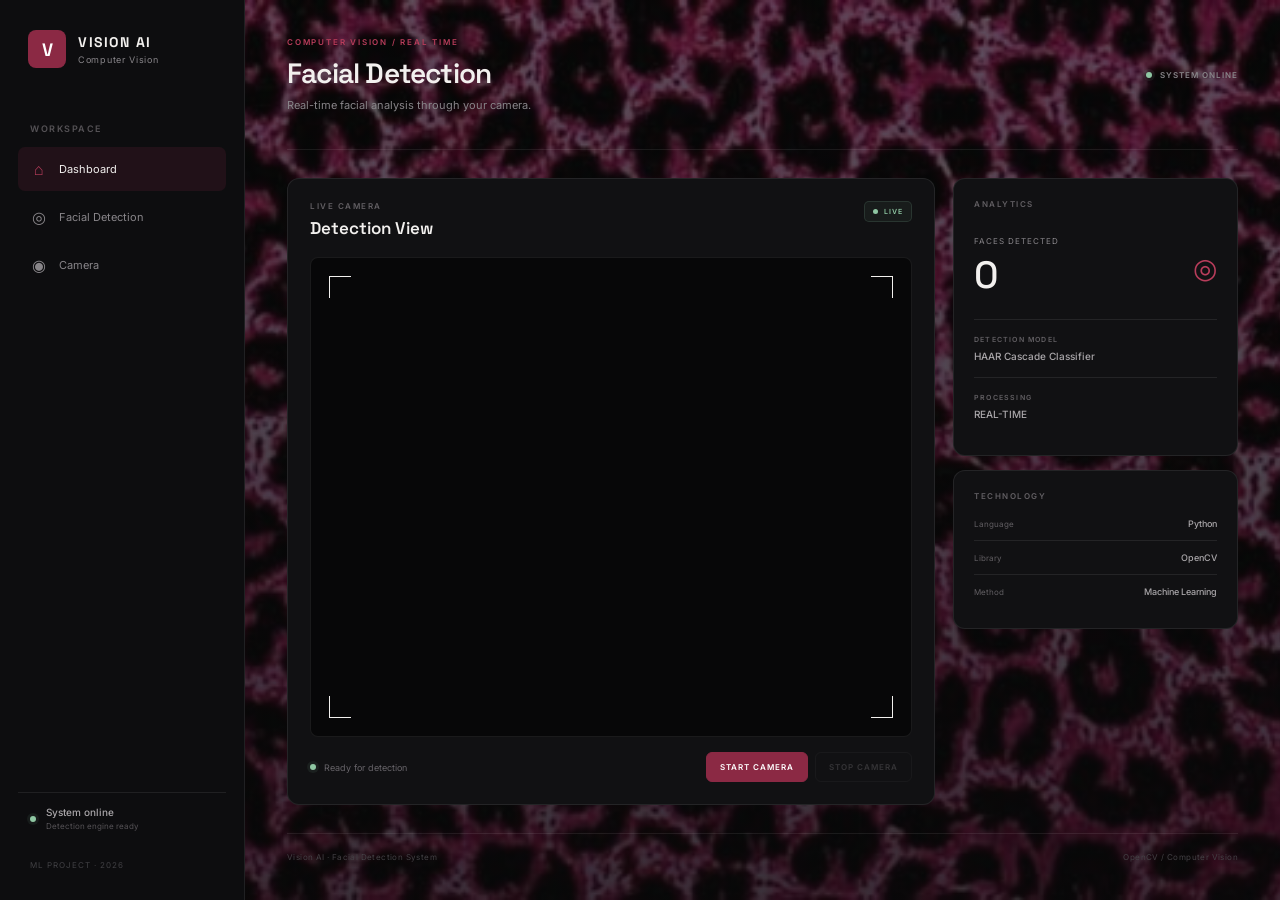
<file: py_img/public/index.html>
<!DOCTYPE html>
<html lang="es">

<head>
    <meta charset="UTF-8">
    <meta name="viewport" content="width=device-width, initial-scale=1.0">

    <title>Vision AI | Facial Detection</title>

    <link rel="stylesheet" href="style.css">
</head>

<body>

    <div class="app">

        <!-- =========================
             SIDEBAR
        ========================== -->
        <aside class="sidebar">

            <div class="brand">

                <div class="brand-mark">
                    V
                </div>

                <div>
                    <div class="brand-name">
                        VISION AI
                    </div>

                    <div class="brand-subtitle">
                        Computer Vision
                    </div>
                </div>

            </div>


            <div class="sidebar-section">

                <span class="sidebar-label">
                    WORKSPACE
                </span>


                <button
                    class="nav-item active"
                    type="button"
                >
                    <span class="nav-icon">
                        ⌂
                    </span>

                    <span>
                        Dashboard
                    </span>
                </button>


                <button
                    class="nav-item"
                    id="btnModeUpload"
                    type="button"
                >
                    <span class="nav-icon">
                        ◎
                    </span>

                    <span>
                        Facial Detection
                    </span>
                </button>


                <button
                    class="nav-item"
                    id="btnModeCamera"
                    type="button"
                >
                    <span class="nav-icon">
                        ◉
                    </span>

                    <span>
                        Camera
                    </span>
                </button>

            </div>


            <div class="sidebar-bottom">

                <div class="system-status">

                    <span class="status-dot"></span>

                    <div>

                        <strong>
                            System online
                        </strong>

                        <small>
                            Detection engine ready
                        </small>

                    </div>

                </div>


                <div class="version">
                    ML PROJECT · 2026
                </div>

            </div>

        </aside>


        <!-- =========================
             MAIN
        ========================== -->
        <main class="main-content">


            <!-- TOPBAR -->
            <header class="topbar">

                <div>

                    <span class="eyebrow">
                        COMPUTER VISION / REAL TIME
                    </span>

                    <h1>
                        Facial Detection
                    </h1>

                    <p>
                        Real-time facial analysis through your camera.
                    </p>

                </div>


                <div class="online-indicator">

                    <span class="status-dot"></span>

                    SYSTEM ONLINE

                </div>

            </header>


            <!-- =========================
                 WORKSPACE
            ========================== -->
            <section class="workspace">


                <!-- =========================
                     MAIN CAMERA CARD
                ========================== -->
                <div class="camera-card">


                    <div class="card-header">

                        <div>

                            <span class="section-label">
                                LIVE CAMERA
                            </span>

                            <h2>
                                Detection View
                            </h2>

                        </div>


                        <span class="live-badge">

                            <span></span>

                            LIVE

                        </span>

                    </div>


                    <!-- =========================
                         CAMERA SECTION
                    ========================== -->
                    <section
                        id="sectionCamera"
                        class="mode-section"
                    >

                        <div class="camera-container">


                            <video
                                id="webcam"
                                autoplay
                                playsinline
                                muted
                            ></video>


                            <canvas
                                id="canvasFrame"
                                width="400"
                                height="300"
                            ></canvas>


                            <div
                                id="cameraPlaceholder"
                                class="camera-placeholder"
                            >

                                <div class="placeholder-icon">
                                    ◉
                                </div>

                                <p>
                                    Camera feed inactive
                                </p>

                                <small>
                                    Start the camera to begin detection
                                </small>

                            </div>


                            <!-- DECORACIÓN DE ESQUINAS -->

                            <div class="corner corner-tl"></div>

                            <div class="corner corner-tr"></div>

                            <div class="corner corner-bl"></div>

                            <div class="corner corner-br"></div>


                            <!-- RESULTADO DEL BACKEND -->

                            <img
                                id="imgResult"
                                class="result-image d-none"
                                alt="Resultado de detección"
                            >

                        </div>


                        <!-- CONTROLES DE CÁMARA -->

                        <div class="camera-footer">


                            <div class="camera-status">

                                <span class="status-dot"></span>

                                <span>
                                    Ready for detection
                                </span>

                            </div>


                            <div class="camera-controls">


                                <button
                                    id="btnStartCamera"
                                    class="primary-button"
                                    type="button"
                                >
                                    START CAMERA
                                </button>


                                <button
                                    id="btnToggleCamera"
                                    class="secondary-button"
                                    type="button"
                                    style="display: none;"
                                >
                                    SWITCH CAMERA
                                </button>


                                <button
                                    id="btnStopCamera"
                                    class="secondary-button"
                                    type="button"
                                    disabled
                                >
                                    STOP CAMERA
                                </button>

                            </div>

                        </div>

                    </section>


                    <!-- =========================
                         UPLOAD SECTION
                    ========================== -->
                    <section
                        id="sectionUpload"
                        class="mode-section d-none"
                    >


                        <div
                            id="dropZone"
                            class="upload-zone"
                        >


                            <input
                                id="fileInput"
                                class="drop-zone-input"
                                type="file"
                                accept="image/*"
                            >


                            <div class="upload-content">


                                <div class="upload-icon">
                                    ↑
                                </div>


                                <h3>
                                    Upload an image
                                </h3>


                                <p>
                                    Drag and drop an image here
                                    or click to browse
                                </p>


                                <span>
                                    JPG, PNG or JPEG
                                </span>

                            </div>

                        </div>


                        <button
                            id="btnProcess"
                            class="primary-button process-button"
                            type="button"
                            disabled
                        >
                            DETECT FACES
                        </button>


                        <!-- RESULTADOS DE IMAGEN -->

                        <div class="upload-results">


                            <!-- ORIGINAL -->

                            <div
                                id="boxOriginal"
                                class="image-panel"
                            >

                                <div class="panel-title">
                                    ORIGINAL IMAGE
                                </div>


                                <div class="image-wrapper">

                                    <img
                                        id="imgOriginal"
                                        class="d-none"
                                        alt="Imagen original"
                                    >

                                </div>

                            </div>


                            <!-- RESULTADO -->

                            <div class="image-panel">

                                <div class="panel-title">
                                    DETECTION RESULT
                                </div>


                                <div class="image-wrapper">

                                    <img
                                        id="uploadResult"
                                        alt="Resultado de detección"
                                    >

                                </div>

                            </div>

                        </div>

                    </section>


                    <!-- =========================
                         LOADER
                    ========================== -->
                    <div
                        id="loader"
                        class="loader d-none"
                    >

                        <div class="loader-spinner"></div>

                        <span>
                            Processing image...
                        </span>

                    </div>

                </div>


                <!-- =========================
                     ANALYTICS
                ========================== -->
                <aside class="analytics">


                    <!-- DETECTION INFO -->

                    <div class="analytics-card">

                        <span class="section-label">
                            ANALYTICS
                        </span>


                        <div class="face-stat">


                            <div>

                                <span class="stat-label">
                                    FACES DETECTED
                                </span>


                                <strong id="faceCount">
                                    0
                                </strong>

                            </div>


                            <div class="stat-symbol">
                                ◎
                            </div>

                        </div>


                        <div class="metric">

                            <span>
                                DETECTION MODEL
                            </span>

                            <strong>
                                HAAR Cascade Classifier
                            </strong>

                        </div>


                        <div class="metric">

                            <span>
                                PROCESSING
                            </span>

                            <strong>
                                REAL-TIME
                            </strong>

                        </div>

                    </div>


                    <!-- TECHNOLOGY -->

                    <div class="analytics-card technology">

                        <span class="section-label">
                            TECHNOLOGY
                        </span>


                        <div class="tech-row">

                            <span>
                                Language
                            </span>

                            <strong>
                                Python
                            </strong>

                        </div>


                        <div class="tech-row">

                            <span>
                                Library
                            </span>

                            <strong>
                                OpenCV
                            </strong>

                        </div>


                        <div class="tech-row">

                            <span>
                                Method
                            </span>

                            <strong>
                                Machine Learning
                            </strong>

                        </div>

                    </div>


                    <!-- =========================
                         METRICS
                    ========================== -->

                    <div
                        id="metricsZone"
                        class="metrics-zone d-none"
                    >

                        <div class="metrics-title">
                            DETECTION RESULT
                        </div>


                        <p>
                            Faces detected in the current frame:
                        </p>


                        <strong id="metricsFaceCount">
                            0
                        </strong>

                    </div>

                </aside>

            </section>


            <!-- =========================
                 FOOTER
            ========================== -->
            <footer class="footer">

                <span>
                    Vision AI · Facial Detection System
                </span>


                <span>
                    OpenCV / Computer Vision
                </span>

            </footer>

        </main>

    </div>


    <!-- JAVASCRIPT -->

    <script src="script.js"></script>

</body>

</html>
</file>
<file: py_img/public/style.css>
@import url('https://fonts.googleapis.com/css2?family=Inter:wght@400;500;600;700&family=Space+Grotesk:wght@500;600;700&display=swap');


:root {
    --background: #09090a;
    --sidebar: #0d0d0f;
    --surface: #111113;
    --surface-light: #171719;
    --surface-hover: #1c1c1f;

    --border: rgba(255, 255, 255, 0.08);
    --border-light: rgba(255, 255, 255, 0.12);

    --text: #f2f0ee;
    --muted: #888589;
    --muted-light: #aaa7aa;

    --accent: #8b2944;
    --accent-light: #b83d5b;

    --success: #8fc7a3;

    --radius: 12px;
}


* {
    margin: 0;
    padding: 0;
    box-sizing: border-box;
}


html {
    min-height: 100%;
}


body {
    min-height: 100vh;

    background:
        linear-gradient(
            rgba(9, 9, 10, 0.65),
            rgba(9, 9, 10, 0.80)
        ),
        url("./wallpaper.jpg") center center / cover fixed no-repeat;

    color: var(--text);
    font-family: "Inter", sans-serif;
}


/* =========================
   APP
========================= */

.app {
    min-height: 100vh;
    display: flex;
}


/* =========================
   SIDEBAR
========================= */

.sidebar {
    width: 245px;
    min-height: 100vh;

    position: fixed;
    left: 0;
    top: 0;
    bottom: 0;

    display: flex;
    flex-direction: column;

    padding: 30px 18px;

    background: var(--sidebar);
    border-right: 1px solid var(--border);
}


/* BRAND */

.brand {
    display: flex;
    align-items: center;
    gap: 12px;

    padding: 0 10px;
    margin-bottom: 55px;
}


.brand-mark {
    width: 38px;
    height: 38px;

    display: flex;
    align-items: center;
    justify-content: center;

    background: var(--accent);

    color: white;

    font-family: "Space Grotesk", sans-serif;
    font-size: 18px;
    font-weight: 700;

    border-radius: 8px;
}


.brand-name {
    font-family: "Space Grotesk", sans-serif;

    font-size: 14px;
    font-weight: 700;

    letter-spacing: 1.5px;
}


.brand-subtitle {
    margin-top: 3px;

    color: var(--muted);

    font-size: 9px;
    letter-spacing: 0.7px;
}


/* SIDEBAR NAV */

.sidebar-section {
    display: flex;
    flex-direction: column;
}


.sidebar-label {
    margin: 0 12px 13px;

    color: #555256;

    font-size: 9px;
    font-weight: 600;

    letter-spacing: 1.5px;
}


.nav-item {
    width: 100%;

    display: flex;
    align-items: center;

    gap: 12px;

    padding: 12px;

    margin-bottom: 4px;

    border: 0;
    border-radius: 7px;

    background: transparent;

    color: var(--muted);

    font-family: "Inter", sans-serif;
    font-size: 11px;

    text-align: left;

    cursor: pointer;

    transition: all 0.2s ease;
}


.nav-item:hover {
    background: var(--surface-light);
    color: var(--text);
}


.nav-item.active {
    background: rgba(139, 41, 68, 0.16);
    color: var(--text);
}


.nav-icon {
    width: 17px;

    color: var(--muted);

    font-size: 16px;

    text-align: center;
}


.nav-item.active .nav-icon {
    color: var(--accent-light);
}


/* SIDEBAR BOTTOM */

.sidebar-bottom {
    margin-top: auto;
}


.system-status {
    display: flex;
    align-items: center;

    gap: 10px;

    padding: 13px 12px;

    border-top: 1px solid var(--border);
}


.status-dot {
    width: 6px;
    height: 6px;

    flex-shrink: 0;

    background: var(--success);

    border-radius: 50%;

    box-shadow:
        0 0 0 3px rgba(143, 199, 163, 0.08);
}


.system-status strong {
    display: block;

    color: var(--muted-light);

    font-size: 10px;
    font-weight: 500;
}


.system-status small {
    display: block;

    margin-top: 3px;

    color: #555256;

    font-size: 8px;
}


.version {
    margin-top: 16px;
    padding: 0 12px;

    color: #414044;

    font-size: 8px;
    letter-spacing: 1px;
}


/* =========================
   MAIN
========================= */

.main-content {
    width: calc(100% - 245px);

    min-height: 100vh;

    margin-left: 245px;

    padding: 0 42px;
}


/* =========================
   TOPBAR
========================= */

.topbar {
    min-height: 150px;

    display: flex;
    align-items: center;
    justify-content: space-between;

    border-bottom: 1px solid var(--border);
}


.eyebrow {
    display: block;

    margin-bottom: 8px;

    color: var(--accent-light);

    font-size: 8px;
    font-weight: 600;

    letter-spacing: 1.8px;
}


.topbar h1 {
    font-family: "Space Grotesk", sans-serif;

    font-size: 28px;
    font-weight: 600;

    letter-spacing: -0.8px;
}


.topbar p {
    margin-top: 7px;

    color: var(--muted);

    font-size: 11px;
}


.online-indicator {
    display: flex;
    align-items: center;

    gap: 8px;

    color: var(--muted);

    font-size: 8px;
    font-weight: 600;

    letter-spacing: 1px;
}


/* =========================
   WORKSPACE
========================= */

.workspace {
    display: grid;

    grid-template-columns: minmax(0, 1fr) 285px;

    gap: 18px;

    padding: 28px 0;
}


/* =========================
   CARDS
========================= */

.camera-card,
.analytics-card {
    background: var(--surface);

    border: 1px solid var(--border);

    border-radius: var(--radius);
}


.camera-card {
    padding: 22px;
}


.card-header {
    display: flex;
    align-items: flex-start;
    justify-content: space-between;

    margin-bottom: 18px;
}


.section-label {
    display: block;

    margin-bottom: 6px;

    color: #625f63;

    font-size: 8px;
    font-weight: 600;

    letter-spacing: 1.5px;
}


.card-header h2 {
    font-family: "Space Grotesk", sans-serif;

    font-size: 17px;
    font-weight: 600;
}


.live-badge {
    display: flex;
    align-items: center;

    gap: 6px;

    padding: 5px 8px;

    background: rgba(143, 199, 163, 0.06);

    border: 1px solid rgba(143, 199, 163, 0.15);

    border-radius: 5px;

    color: var(--success);

    font-size: 7px;
    font-weight: 600;

    letter-spacing: 1px;
}


.live-badge span {
    width: 5px;
    height: 5px;

    background: var(--success);

    border-radius: 50%;
}


/* =========================
   CAMERA
========================= */

.camera-container {
    position: relative;

    width: 100%;
    min-height: 480px;

    display: flex;
    align-items: center;
    justify-content: center;

    overflow: hidden;

    background: #070708;

    border: 1px solid var(--border);

    border-radius: 8px;
}


#webcam {
    display: block;

    width: 100%;
    max-height: 500px;

    object-fit: contain;

    background: #070708;
}


#canvasFrame {
    display: none;
}


.camera-placeholder {
    position: absolute;

    inset: 0;

    display: flex;
    flex-direction: column;
    align-items: center;
    justify-content: center;

    pointer-events: none;

    background: rgba(7, 7, 8, 0.88);
}


.placeholder-icon {
    width: 44px;
    height: 44px;

    display: flex;
    align-items: center;
    justify-content: center;

    margin-bottom: 13px;

    background: var(--surface-light);

    border: 1px solid var(--border);

    border-radius: 50%;

    color: var(--muted);

    font-size: 18px;
}


.camera-placeholder p {
    color: var(--muted-light);

    font-size: 11px;
}


.camera-placeholder small {
    margin-top: 6px;

    color: #555256;

    font-size: 9px;
}


/* Hide placeholder once camera is active */

#webcam:not([src=""]) + #canvasFrame + .camera-placeholder {
    opacity: 0;
}


/* CORNERS */

.corner {
    position: absolute;

    width: 22px;
    height: 22px;

    border-color: rgba(255, 255, 255, 0.25);

    pointer-events: none;
}


.corner-tl {
    top: 18px;
    left: 18px;

    border-top: 1px solid;
    border-left: 1px solid;
}


.corner-tr {
    top: 18px;
    right: 18px;

    border-top: 1px solid;
    border-right: 1px solid;
}


.corner-bl {
    bottom: 18px;
    left: 18px;

    border-bottom: 1px solid;
    border-left: 1px solid;
}


.corner-br {
    bottom: 18px;
    right: 18px;

    border-bottom: 1px solid;
    border-right: 1px solid;
}


/* RESULT */

.result-image {
    position: absolute;

    inset: 0;

    width: 100%;
    height: 100%;

    object-fit: contain;

    background: #070708;
}


/* =========================
   CAMERA FOOTER
========================= */

.camera-footer {
    display: flex;
    align-items: center;
    justify-content: space-between;

    padding-top: 15px;
}


.camera-status {
    display: flex;
    align-items: center;

    gap: 8px;

    color: #676469;

    font-size: 9px;
}


.camera-controls {
    display: flex;
    gap: 7px;
}


/* BUTTONS */

.primary-button,
.secondary-button {
    border-radius: 6px;

    padding: 9px 13px;

    font-family: "Inter", sans-serif;

    font-size: 8px;
    font-weight: 600;

    letter-spacing: 1px;

    cursor: pointer;

    transition: all 0.2s ease;
}


.primary-button {
    border: 1px solid var(--accent);

    background: var(--accent);

    color: white;
}


.primary-button:hover {
    background: var(--accent-light);

    border-color: var(--accent-light);
}


.primary-button:disabled {
    opacity: 0.35;

    cursor: not-allowed;
}


.secondary-button {
    border: 1px solid var(--border-light);

    background: transparent;

    color: var(--muted);
}


.secondary-button:hover {
    background: var(--surface-light);

    color: var(--text);
}


.secondary-button:disabled {
    opacity: 0.3;

    cursor: not-allowed;
}


/* =========================
   ANALYTICS
========================= */

.analytics {
    display: flex;
    flex-direction: column;

    gap: 14px;
}


.analytics-card {
    padding: 20px;
}


.face-stat {
    display: flex;
    align-items: center;
    justify-content: space-between;

    padding: 20px 0;

    margin-top: 7px;

    border-bottom: 1px solid var(--border);
}


.stat-label {
    display: block;

    color: var(--muted);

    font-size: 8px;
    letter-spacing: 1px;
}


.face-stat strong {
    display: block;

    margin-top: 5px;

    font-family: "Space Grotesk", sans-serif;

    font-size: 38px;
    font-weight: 500;

    color: var(--text);
}


.stat-symbol {
    color: var(--accent-light);

    font-size: 28px;
}


.metric {
    display: flex;
    flex-direction: column;

    gap: 6px;

    padding: 15px 0;

    border-bottom: 1px solid var(--border);
}


.metric:last-child {
    border-bottom: 0;
}


.metric span {
    color: #625f63;

    font-size: 7px;
    font-weight: 600;

    letter-spacing: 1.2px;
}


.metric strong {
    color: var(--muted-light);

    font-size: 10px;
    font-weight: 500;
}


/* TECHNOLOGY */

.tech-row {
    display: flex;
    align-items: center;
    justify-content: space-between;

    padding: 11px 0;

    border-bottom: 1px solid var(--border);
}


.tech-row:last-child {
    border-bottom: 0;
}


.tech-row span {
    color: #625f63;

    font-size: 8px;
}


.tech-row strong {
    color: var(--muted-light);

    font-size: 9px;

    font-weight: 500;
}


/* =========================
   UPLOAD
========================= */

.upload-zone {
    position: relative;

    min-height: 260px;

    display: flex;
    align-items: center;
    justify-content: center;

    background: var(--surface-light);

    border: 1px dashed rgba(255, 255, 255, 0.14);

    border-radius: 8px;

    cursor: pointer;

    transition: all 0.2s ease;
}


.upload-zone:hover {
    border-color: var(--accent-light);

    background: rgba(139, 41, 68, 0.07);
}


.drop-zone-input {
    position: absolute;

    inset: 0;

    width: 100%;
    height: 100%;

    opacity: 0;

    cursor: pointer;

    z-index: 10;
}


.upload-content {
    text-align: center;

    pointer-events: none;
}


.upload-icon {
    width: 40px;
    height: 40px;

    display: flex;
    align-items: center;
    justify-content: center;

    margin: 0 auto 12px;

    border: 1px solid var(--border-light);

    border-radius: 50%;

    color: var(--muted);

    font-size: 18px;
}


.upload-content h3 {
    font-family: "Space Grotesk", sans-serif;

    font-size: 15px;

    font-weight: 500;
}


.upload-content p {
    margin-top: 6px;

    color: var(--muted);

    font-size: 9px;
}


.upload-content span {
    display: block;

    margin-top: 9px;

    color: #4e4b4f;

    font-size: 8px;
}


.process-button {
    margin-top: 12px;
}


/* UPLOAD RESULTS */

.upload-results {
    display: grid;

    grid-template-columns: 1fr 1fr;

    gap: 12px;

    margin-top: 18px;
}


.image-panel {
    padding: 12px;

    background: var(--surface-light);

    border: 1px solid var(--border);

    border-radius: 8px;
}


.panel-title {
    margin-bottom: 9px;

    color: #625f63;

    font-size: 7px;
    font-weight: 600;

    letter-spacing: 1px;
}


.image-wrapper {
    min-height: 220px;

    display: flex;
    align-items: center;
    justify-content: center;

    background: #080809;

    border-radius: 5px;

    overflow: hidden;
}


.image-wrapper img {
    max-width: 100%;
    max-height: 350px;

    object-fit: contain;
}


/* =========================
   METRICS
========================= */

.metrics-zone {
    margin-top: 15px;

    padding: 15px;

    background: rgba(143, 199, 163, 0.06);

    border: 1px solid rgba(143, 199, 163, 0.15);

    border-radius: 8px;
}


.metrics-title {
    color: var(--success);

    font-size: 8px;
    font-weight: 600;

    letter-spacing: 1px;
}


.metrics-zone p {
    margin-top: 5px;

    color: var(--muted);

    font-size: 9px;
}


.metrics-zone strong {
    display: block;

    margin-top: 5px;

    color: var(--text);

    font-size: 20px;
}


/* =========================
   LOADER
========================= */

.loader {
    display: flex;
    align-items: center;
    justify-content: center;

    gap: 9px;

    padding: 15px;

    color: var(--muted);

    font-size: 9px;
}


.loader-spinner {
    width: 14px;
    height: 14px;

    border: 2px solid var(--border-light);
    border-top-color: var(--accent-light);

    border-radius: 50%;

    animation: spin 0.8s linear infinite;
}


@keyframes spin {
    to {
        transform: rotate(360deg);
    }
}


/* =========================
   FOOTER
========================= */

.footer {
    display: flex;
    align-items: center;
    justify-content: space-between;

    padding: 18px 0 25px;

    border-top: 1px solid var(--border);

    color: #444145;

    font-size: 8px;
    letter-spacing: 0.4px;
}


/* =========================
   UTILITY
========================= */

.d-none {
    display: none !important;
}


/* =========================
   RESPONSIVE
========================= */

@media (max-width: 1050px) {

    .workspace {
        grid-template-columns: 1fr;
    }

    .analytics {
        display: grid;

        grid-template-columns: 1fr 1fr;
    }

}


@media (max-width: 800px) {

    .sidebar {
        width: 190px;
    }

    .main-content {
        width: calc(100% - 190px);

        margin-left: 190px;

        padding: 0 22px;
    }

    .topbar {
        min-height: 130px;
    }

    .online-indicator {
        display: none;
    }

}


@media (max-width: 650px) {

    .app {
        display: block;
    }

    .sidebar {
        position: relative;

        width: 100%;
        min-height: auto;

        padding: 18px;

        border-right: 0;
        border-bottom: 1px solid var(--border);
    }

    .brand {
        margin-bottom: 20px;
    }

    .sidebar-section {
        display: grid;

        grid-template-columns: repeat(3, 1fr);

        gap: 5px;
    }

    .sidebar-label {
        grid-column: 1 / -1;
    }

    .sidebar-bottom {
        display: none;
    }

    .main-content {
        width: 100%;

        margin-left: 0;

        padding: 0 15px;
    }

    .topbar {
        min-height: 120px;
    }

    .topbar h1 {
        font-size: 24px;
    }

    .workspace {
        padding-top: 20px;
    }

    .camera-card {
        padding: 15px;
    }

    .camera-container {
        min-height: 330px;
    }

    .camera-footer {
        flex-direction: column;
        align-items: flex-start;

        gap: 13px;
    }

    .camera-controls {
        width: 100%;
    }

    .camera-controls button {
        flex: 1;
    }

    .analytics {
        display: flex;
    }

    .upload-results {
        grid-template-columns: 1fr;
    }

    .footer {
        flex-direction: column;
        align-items: flex-start;

        gap: 7px;
    }

}
</file>
